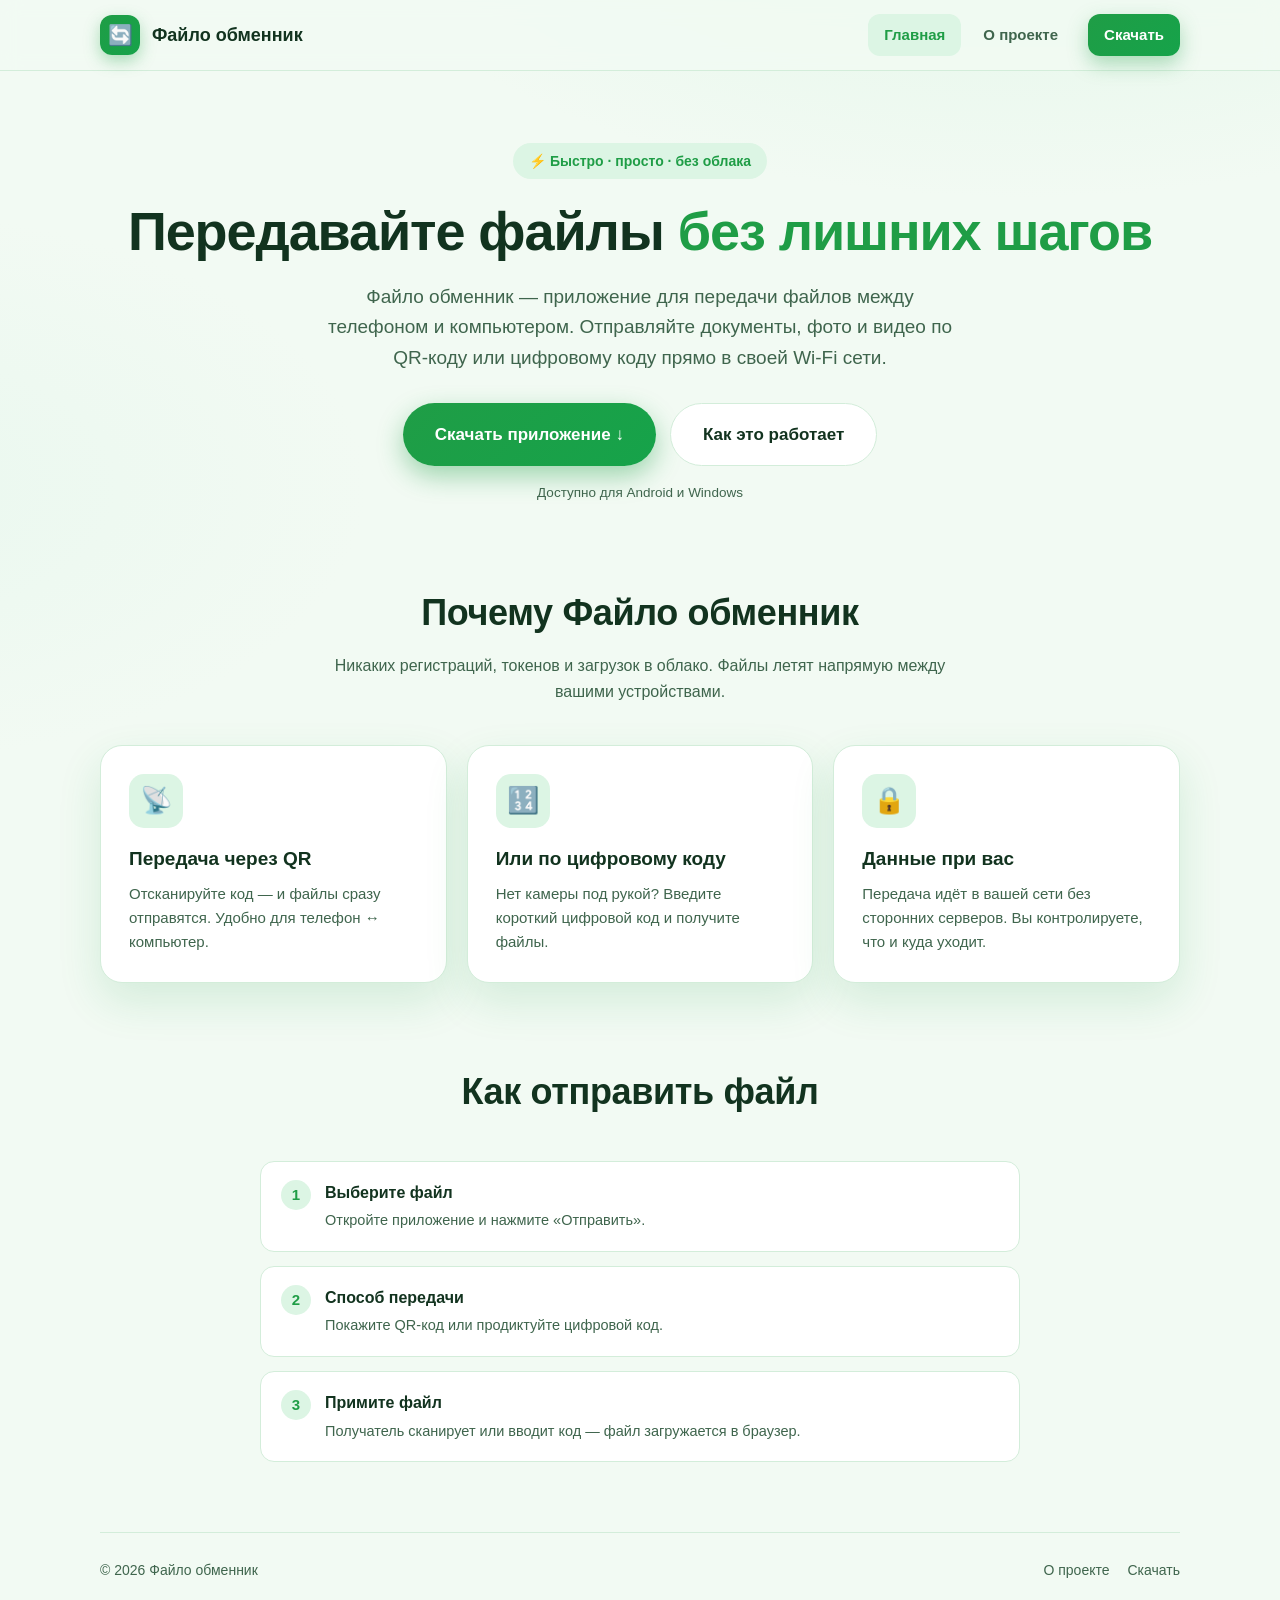
<file: docs/index.html>
<!DOCTYPE html>
<html lang="ru">
<head>
<meta charset="UTF-8">
<meta name="viewport" content="width=device-width, initial-scale=1">
<title>Файло обменник — быстрый обмен файлами между устройствами</title>
<meta name="description" content="Простое и быстрое приложение для обмена файлами между телефоном и компьютером через QR-код или цифровой код.">
<link rel="stylesheet" href="css/style.css">
<link rel="icon" href="favicon.svg" type="image/svg+xml">
</head>
<body>
<header class="site-header">
  <div class="container nav">
    <a class="brand" href="index.html"><span class="brand-mark">🔄</span> Файло обменник</a>
    <button class="nav-toggle" id="nav-toggle" aria-label="Открыть меню" aria-expanded="false">☰</button>
    <nav class="nav-links" id="nav-links">
      <a href="index.html" data-nav="home" class="active">Главная</a>
      <a href="about.html" data-nav="about">О проекте</a>
      <a href="download.html" data-nav="download" class="nav-cta">Скачать</a>
    </nav>
  </div>
</header>

<main>
  <section class="hero">
    <div class="container">
      <span class="hero-badge">⚡ Быстро · просто · без облака</span>
      <h1>Передавайте файлы <span class="accent">без лишних шагов</span></h1>
      <p class="lead">Файло обменник — приложение для передачи файлов между телефоном и компьютером.
        Отправляйте документы, фото и видео по QR-коду или цифровому коду прямо в своей Wi-Fi сети.</p>
      <div class="actions">
        <a href="download.html" class="btn btn-primary btn-lg">Скачать приложение ↓</a>
        <a href="about.html" class="btn btn-ghost btn-lg">Как это работает</a>
      </div>
      <div class="hero-note">Доступно для Android и Windows</div>
    </div>
  </section>

  <section class="section">
    <div class="container">
      <div class="section-head">
        <h2>Почему Файло обменник</h2>
        <p>Никаких регистраций, токенов и загрузок в облако. Файлы летят напрямую между вашими устройствами.</p>
      </div>
      <div class="grid grid-3">
        <div class="card">
          <div class="icon">📡</div>
          <h3>Передача через QR</h3>
          <p>Отсканируйте код — и файлы сразу отправятся. Удобно для телефон ↔ компьютер.</p>
        </div>
        <div class="card">
          <div class="icon">🔢</div>
          <h3>Или по цифровому коду</h3>
          <p>Нет камеры под рукой? Введите короткий цифровой код и получите файлы.</p>
        </div>
        <div class="card">
          <div class="icon">🔒</div>
          <h3>Данные при вас</h3>
          <p>Передача идёт в вашей сети без сторонних серверов. Вы контролируете, что и куда уходит.</p>
        </div>
      </div>
    </div>
  </section>

  <section class="section">
    <div class="container">
      <div class="section-head">
        <h2>Как отправить файл</h2>
      </div>
      <ul class="features" style="max-width:760px;margin:0 auto">
        <li><span class="dot">1</span><div><b>Выберите файл</b><span>Откройте приложение и нажмите «Отправить».</span></div></li>
        <li><span class="dot">2</span><div><b>Способ передачи</b><span>Покажите QR-код или продиктуйте цифровой код.</span></div></li>
        <li><span class="dot">3</span><div><b>Примите файл</b><span>Получатель сканирует или вводит код — файл загружается в браузер.</span></div></li>
      </ul>
    </div>
  </section>
</main>

<footer class="site-footer">
  <div class="container footer-inner">
    <span>© 2026 Файло обменник</span>
    <div class="footer-links">
      <a href="about.html">О проекте</a>
      <a href="download.html">Скачать</a>
    </div>
  </div>
</footer>

<script>
  var t = document.getElementById('nav-toggle');
  var l = document.getElementById('nav-links');
  if (t) { t.addEventListener('click', function(){
    var open = l.classList.toggle('open');
    t.setAttribute('aria-expanded', open ? 'true' : 'false');
  }); }
</script>
</body>
</html>
</file>
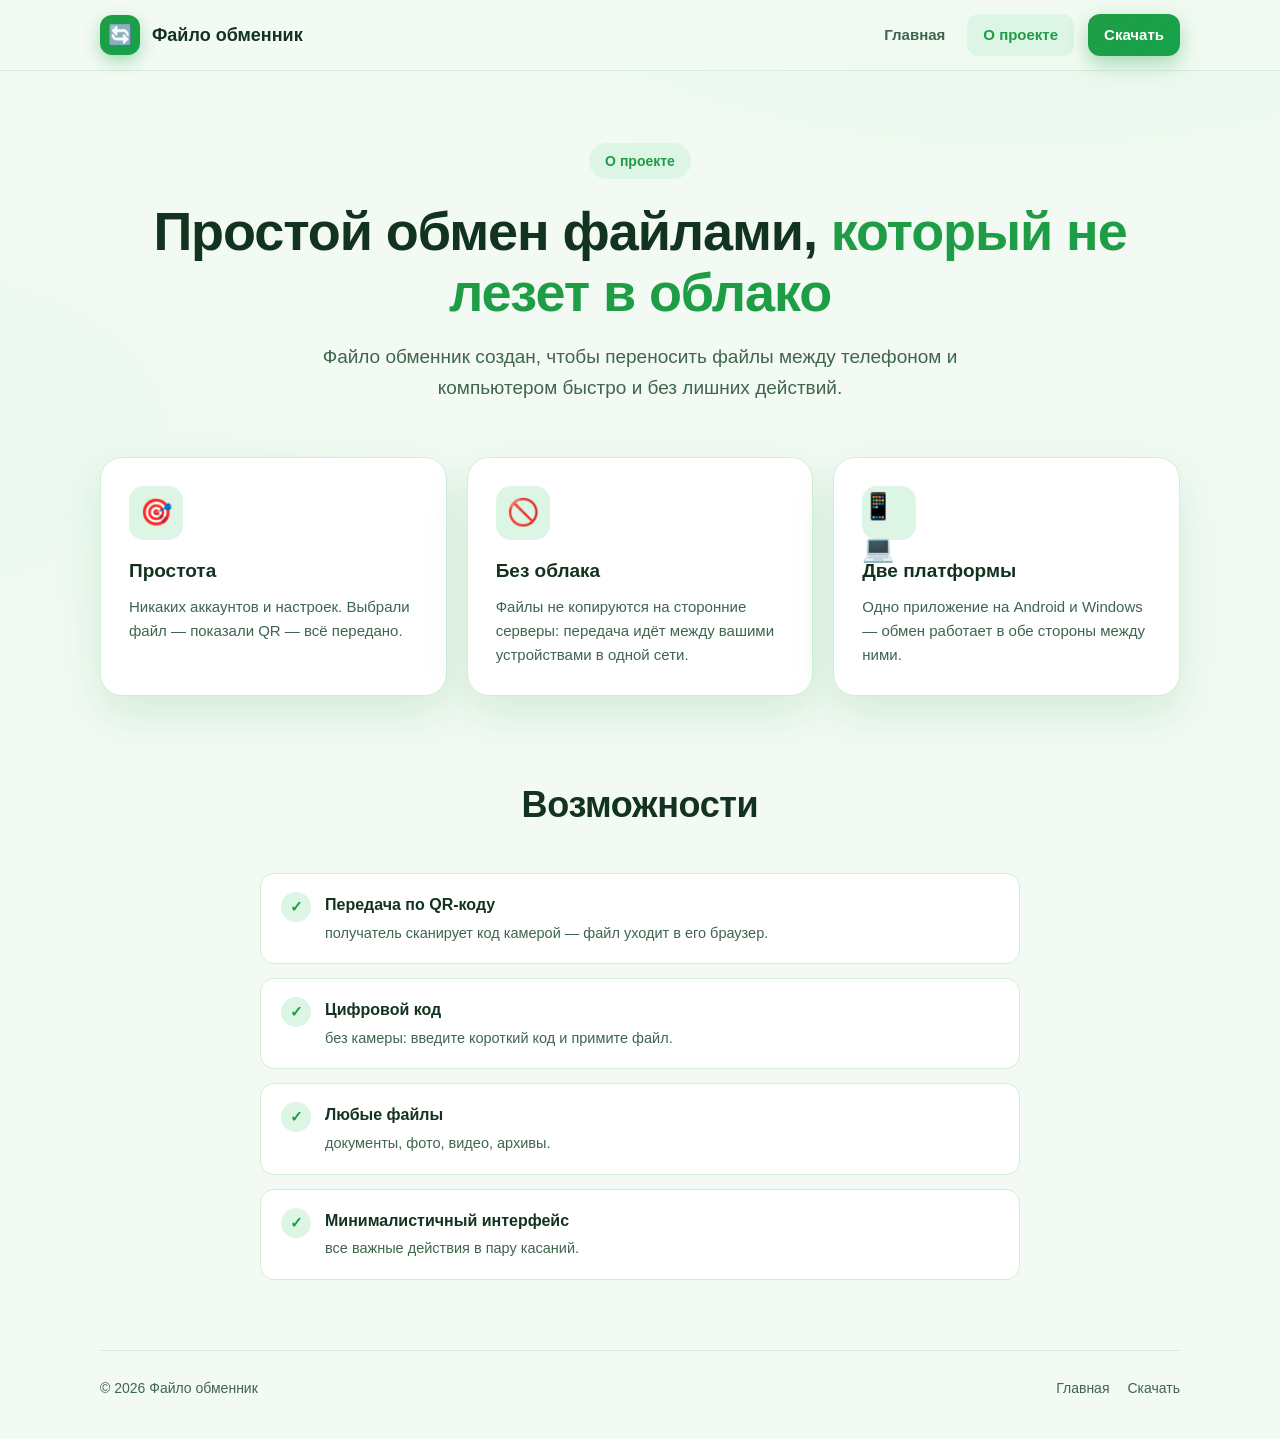
<file: docs/about.html>
<!DOCTYPE html>
<html lang="ru">
<head>
<meta charset="UTF-8">
<meta name="viewport" content="width=device-width, initial-scale=1">
<title>О проекте — Файло обменник</title>
<meta name="description" content="Что такое Файло обменник, как он работает и какие возможности предлагает.">
<link rel="stylesheet" href="css/style.css">
<link rel="icon" href="favicon.svg" type="image/svg+xml">
</head>
<body>
<header class="site-header">
  <div class="container nav">
    <a class="brand" href="index.html"><span class="brand-mark">🔄</span> Файло обменник</a>
    <button class="nav-toggle" id="nav-toggle" aria-label="Открыть меню" aria-expanded="false">☰</button>
    <nav class="nav-links" id="nav-links">
      <a href="index.html" data-nav="home">Главная</a>
      <a href="about.html" data-nav="about" class="active">О проекте</a>
      <a href="download.html" data-nav="download" class="nav-cta">Скачать</a>
    </nav>
  </div>
</header>

<main class="container">
  <section class="hero" style="padding-bottom:16px">
    <span class="hero-badge">О проекте</span>
    <h1>Простой обмен файлами, <span class="accent">который не лезет в облако</span></h1>
    <p class="lead">Файло обменник создан, чтобы переносить файлы между телефоном и компьютером быстро и без лишних действий.</p>
  </section>

  <section class="section" style="padding-top:8px">
    <div class="grid grid-3">
      <div class="card">
        <div class="icon">🎯</div>
        <h3>Простота</h3>
        <p>Никаких аккаунтов и настроек. Выбрали файл — показали QR — всё передано.</p>
      </div>
      <div class="card">
        <div class="icon">🚫</div>
        <h3>Без облака</h3>
        <p>Файлы не копируются на сторонние серверы: передача идёт между вашими устройствами в одной сети.</p>
      </div>
      <div class="card">
        <div class="icon">📱💻</div>
        <h3>Две платформы</h3>
        <p>Одно приложение на Android и Windows — обмен работает в обе стороны между ними.</p>
      </div>
    </div>
  </section>

  <section class="section">
    <div class="section-head">
      <h2>Возможности</h2>
    </div>
    <ul class="features" style="max-width:760px;margin:0 auto">
      <li><span class="dot">✓</span><div><b>Передача по QR-коду</b><span>получатель сканирует код камерой — файл уходит в его браузер.</span></div></li>
      <li><span class="dot">✓</span><div><b>Цифровой код</b><span>без камеры: введите короткий код и примите файл.</span></div></li>
      <li><span class="dot">✓</span><div><b>Любые файлы</b><span>документы, фото, видео, архивы.</span></div></li>
      <li><span class="dot">✓</span><div><b>Минималистичный интерфейс</b><span>все важные действия в пару касаний.</span></div></li>
    </ul>
  </section>
</main>

<footer class="site-footer">
  <div class="container footer-inner">
    <span>© 2026 Файло обменник</span>
    <div class="footer-links">
      <a href="index.html">Главная</a>
      <a href="download.html">Скачать</a>
    </div>
  </div>
</footer>

<script>
  var t = document.getElementById('nav-toggle');
  var l = document.getElementById('nav-links');
  if (t) { t.addEventListener('click', function(){
    var open = l.classList.toggle('open');
    t.setAttribute('aria-expanded', open ? 'true' : 'false');
  }); }
</script>
</body>
</html>
</file>
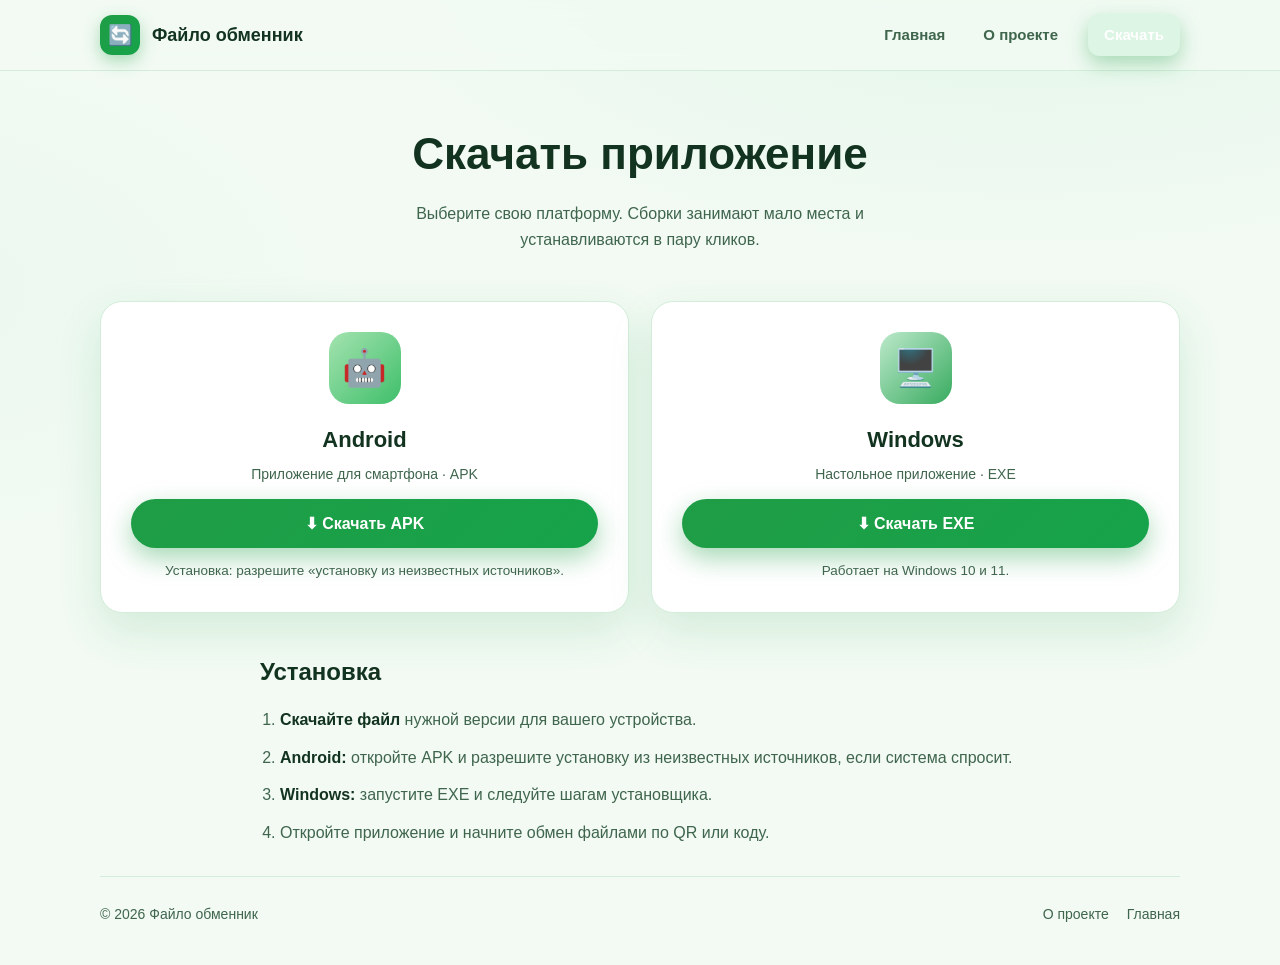
<file: docs/download.html>
<!DOCTYPE html>
<html lang="ru">
<head>
<meta charset="UTF-8">
<meta name="viewport" content="width=device-width, initial-scale=1">
<title>Скачать — Файло обменник</title>
<meta name="description" content="Скачайте приложение Файло обменник для Android (APK) или Windows (EXE).">
<link rel="stylesheet" href="css/style.css">
<link rel="icon" href="favicon.svg" type="image/svg+xml">
</head>
<body>
<header class="site-header">
  <div class="container nav">
    <a class="brand" href="index.html"><span class="brand-mark">🔄</span> Файло обменник</a>
    <button class="nav-toggle" id="nav-toggle" aria-label="Открыть меню" aria-expanded="false">☰</button>
    <nav class="nav-links" id="nav-links">
      <a href="index.html" data-nav="home">Главная</a>
      <a href="about.html" data-nav="about">О проекте</a>
      <a href="download.html" data-nav="download" class="active nav-cta">Скачать</a>
    </nav>
  </div>
</header>

<main class="container">
  <section class="download-hero">
    <h1>Скачать приложение</h1>
    <p>Выберите свою платформу. Сборки занимают мало места и устанавливаются в пару кликов.</p>
  </section>

  <div class="platforms">
    <div class="platform">
      <div class="os-icon android">🤖</div>
      <h3>Android</h3>
      <div class="os-sub">Приложение для смартфона · APK</div>
      <div class="dl"><button class="btn btn-primary" type="button" data-soon>⬇ Скачать APK</button></div>
      <p style="color:var(--muted);font-size:13.5px;margin-top:12px">Установка: разрешите «установку из неизвестных источников».</p>
    </div>
    <div class="platform">
      <div class="os-icon windows">🖥️</div>
      <h3>Windows</h3>
      <div class="os-sub">Настольное приложение · EXE</div>
      <div class="dl"><button class="btn btn-primary" type="button" data-soon>⬇ Скачать EXE</button></div>
      <p style="color:var(--muted);font-size:13.5px;margin-top:12px">Работает на Windows 10 и 11.</p>
    </div>
  </div>

  <div class="available-note" id="soon-note" style="display:none">
    <strong>⏳ Скоро.</strong> Сборки появятся здесь, как только выйдет стабильная версия для вашей платформы.
  </div>

  <section class="steps">
    <h2 style="font-size:24px;margin-bottom:16px">Установка</h2>
    <ol>
      <li><b>Скачайте файл</b> нужной версии для вашего устройства.</li>
      <li><b>Android:</b> откройте APK и разрешите установку из неизвестных источников, если система спросит.</li>
      <li><b>Windows:</b> запустите EXE и следуйте шагам установщика.</li>
      <li>Откройте приложение и начните обмен файлами по QR или коду.</li>
    </ol>
  </section>
</main>

<footer class="site-footer">
  <div class="container footer-inner">
    <span>© 2026 Файло обменник</span>
    <div class="footer-links">
      <a href="about.html">О проекте</a>
      <a href="index.html">Главная</a>
    </div>
  </div>
</footer>

<script>
  var t = document.getElementById('nav-toggle');
  var l = document.getElementById('nav-links');
  if (t) { t.addEventListener('click', function(){
    var open = l.classList.toggle('open');
    t.setAttribute('aria-expanded', open ? 'true' : 'false');
  }); }
  var soonBtns = document.querySelectorAll('[data-soon]');
  var soonNote = document.getElementById('soon-note');
  soonBtns.forEach(function(b){
    b.addEventListener('click', function(){
      if (soonNote) { soonNote.style.display = 'block'; soonNote.scrollIntoView({behavior:'smooth', block:'center'}); }
    });
  });
</script>
</body>
</html>
</file>
<file: docs/css/style.css>
:root {
  --bg: #f2faf3;
  --surface: #ffffff;
  --surface2: #e6f6ea;
  --ink: #12331f;
  --muted: #3f654d;
  --brand: #1f9d46;
  --brand2: #16a34a;
  --brand-soft: #dcf5e4;
  --border: #d3edda;
  --radius: 22px;
  --radius-sm: 14px;
  --shadow: 0 18px 44px rgba(31, 157, 70, 0.14);
  --font: "Segoe UI", -apple-system, BlinkMacSystemFont, Roboto, "Helvetica Neue", Arial, sans-serif;
}

* { margin: 0; padding: 0; box-sizing: border-box; }

html { scroll-behavior: smooth; }

body {
  font-family: var(--font);
  color: var(--ink);
  background:
    radial-gradient(1200px 600px at 80% -10%, #e0f6e7 0%, transparent 60%),
    radial-gradient(900px 500px at -10% 30%, #eaf8ef 0%, transparent 55%),
    var(--bg);
  line-height: 1.6;
  min-height: 100vh;
  display: flex;
  flex-direction: column;
}

.container { width: min(1080px, 92%); margin: 0 auto; }

img { max-width: 100%; display: block; }

a { color: var(--brand); }

::selection { background: var(--brand-soft); }

/* ---------- Header / nav ---------- */
.site-header { position: sticky; top: 0; z-index: 40; backdrop-filter: blur(10px);
  background: rgba(242, 250, 243, 0.82); border-bottom: 1px solid var(--border); }

.nav { display: flex; align-items: center; justify-content: space-between; gap: 16px; padding: 14px 0; }

.brand { display: flex; align-items: center; gap: 12px; text-decoration: none; color: var(--ink); font-weight: 700; font-size: 18px; }

.brand-mark { width: 40px; height: 40px; border-radius: 12px; background: linear-gradient(135deg, var(--brand), var(--brand2));
  display: grid; place-items: center; color: #fff; font-size: 20px; box-shadow: 0 6px 16px rgba(31, 157, 70, 0.35); }

.nav-links { display: flex; align-items: center; gap: 6px; }

.nav-links a { padding: 9px 16px; border-radius: 12px; text-decoration: none; color: var(--muted); font-weight: 600; font-size: 15px; transition: background .18s, color .18s; }

.nav-links a:hover { background: var(--surface2); color: var(--ink); }

.nav-links a.active { background: var(--brand-soft); color: var(--brand); }

.nav-cta {
  padding: 10px 20px; border-radius: 12px; background: linear-gradient(135deg, var(--brand), var(--brand2));
  color: #fff !important; font-weight: 700; box-shadow: 0 8px 20px rgba(31, 157, 70, 0.35); margin-left: 8px;
}
.nav-cta:hover { background: linear-gradient(135deg, var(--brand2), var(--brand)); color: #fff !important; }

/* hamburger (mobile) */
.nav-toggle { display: none; background: none; border: none; color: var(--ink); font-size: 24px; cursor: pointer; padding: 6px; }

/* ---------- Buttons ---------- */
.btn { display: inline-flex; align-items: center; justify-content: center; gap: 10px; text-decoration: none;
  border: none; cursor: pointer; border-radius: 999px; padding: 15px 26px; font-family: inherit;
  font-size: 16px; font-weight: 700; transition: transform .14s, box-shadow .2s, background .2s; }
.btn:active { transform: translateY(1px) scale(.99); }

.btn-primary { background: linear-gradient(135deg, var(--brand), var(--brand2)); color: #fff; box-shadow: 0 10px 26px rgba(31, 157, 70, 0.4); }
.btn-primary:hover { box-shadow: 0 14px 32px rgba(31, 157, 70, 0.5); }

.btn-ghost { background: var(--surface); color: var(--ink); border: 1.5px solid var(--border); }
.btn-ghost:hover { border-color: var(--brand); color: var(--brand); }

.btn-lg { padding: 17px 32px; font-size: 17px; }

/* ---------- Hero ---------- */
.hero { padding: 72px 0 40px; text-align: center; }
.hero-badge { display: inline-flex; align-items: center; gap: 8px; background: var(--brand-soft); color: var(--brand);
  border-radius: 999px; padding: 7px 16px; font-size: 14px; font-weight: 600; margin-bottom: 22px; }
.hero h1 { font-size: clamp(34px, 5.4vw, 54px); line-height: 1.12; letter-spacing: -0.02em; margin-bottom: 20px; }
.hero h1 .accent { color: var(--brand); }
.hero p.lead { font-size: clamp(16px, 2.4vw, 19px); color: var(--muted); max-width: 640px; margin: 0 auto 30px; }
.hero .actions { display: flex; flex-wrap: wrap; gap: 14px; justify-content: center; }
.hero-note { margin-top: 16px; font-size: 13.5px; color: var(--muted); }

/* ---------- Sections ---------- */
.section { padding: 40px 0; }
.section-head { text-align: center; max-width: 640px; margin: 0 auto 40px; }
.section-head h2 { font-size: clamp(26px, 4vw, 36px); letter-spacing: -0.01em; margin-bottom: 12px; }
.section-head p { color: var(--muted); font-size: 16px; }

/* cards */
.grid { display: grid; gap: 20px; }
.grid-3 { grid-template-columns: repeat(3, 1fr); }
.card { background: var(--surface); border: 1px solid var(--border); border-radius: var(--radius); padding: 28px; box-shadow: var(--shadow); }
.card .icon { width: 54px; height: 54px; border-radius: 15px; background: var(--brand-soft); color: var(--brand);
  display: grid; place-items: center; font-size: 26px; margin-bottom: 16px; }
.card h3 { font-size: 19px; margin-bottom: 8px; }
.card p { color: var(--muted); font-size: 15px; }

/* features list */
.features { display: grid; gap: 14px; }
.features li { list-style: none; display: flex; gap: 14px; align-items: flex-start; background: var(--surface);
  border: 1px solid var(--border); border-radius: var(--radius-sm); padding: 18px 20px; }
.features .dot { width: 30px; height: 30px; flex-shrink: 0; border-radius: 50%; background: var(--brand-soft);
  color: var(--brand); display: grid; place-items: center; font-weight: 700; font-size: 15px; }
.features b { display: block; margin-bottom: 2px; }
.features span { color: var(--muted); font-size: 14.5px; }

/* ---------- Footer ---------- */
.site-footer { margin-top: auto; padding: 30px 0 40px; }
.footer-inner { border-top: 1px solid var(--border); padding-top: 26px; display: flex; flex-wrap: wrap;
  gap: 16px; justify-content: space-between; align-items: center; color: var(--muted); font-size: 14px; }
.footer-inner a { color: var(--muted); text-decoration: none; }
.footer-inner a:hover { color: var(--brand); }
.footer-links { display: flex; gap: 18px; }

/* ---------- Download page ---------- */
.download-hero { text-align: center; padding: 48px 0 20px; }
.download-hero h1 { font-size: clamp(30px, 4.6vw, 44px); margin-bottom: 12px; }
.download-hero p { color: var(--muted); max-width: 560px; margin: 0 auto; font-size: 16px; }

.platforms { display: grid; grid-template-columns: repeat(2, 1fr); gap: 22px; margin-top: 28px; }
.platform { position: relative; background: var(--surface); border: 1px solid var(--border); border-radius: var(--radius);
  padding: 30px; text-align: center; box-shadow: var(--shadow); display: flex; flex-direction: column; }
.platform .os-icon { width: 72px; height: 72px; border-radius: 20px; margin: 0 auto 18px; font-size: 36px;
  display: grid; place-items: center; }
.platform .os-icon.android { background: linear-gradient(135deg, #a4e3b0, #3fbf6a); color: #0a3d1c; }
.platform .os-icon.windows { background: linear-gradient(135deg, #bde9cb, #38ab5f); color: #083a1a; }
.platform h3 { font-size: 22px; margin-bottom: 6px; }
.platform .os-sub { color: var(--muted); font-size: 14px; margin-bottom: 14px; }
.platform .file-name { font-family: ui-monospace, "Cascadia Mono", Consolas, monospace; font-size: 13px;
  color: var(--muted); background: var(--surface2); border-radius: 9px; padding: 7px 12px; display: inline-block; margin-bottom: 20px; }
.platform .dl { margin-top: auto; }
.platform .btn { width: 100%; }
.steps { max-width: 760px; margin: 40px auto 0; }
.steps ol { padding-left: 20px; display: grid; gap: 12px; color: var(--muted); }
.steps li b { color: var(--ink); }

.notes { margin: 32px auto 0; max-width: 760px; }
.notes .card { padding: 22px 24px; margin-bottom: 14px; }
.notes h4 { margin-bottom: 6px; color: var(--ink); }
.notes p { color: var(--muted); font-size: 14.5px; }

.available-note { background: #fff7e0; border: 1px solid #f3df9a; color: #7a5c18; border-radius: 14px;
  padding: 14px 18px; font-size: 14px; margin-top: 20px; }
.available-note code { background: rgba(0,0,0,.05); padding: 2px 6px; border-radius: 6px; }

/* ---------- Responsive ---------- */
@media (max-width: 820px) {
  .grid-3 { grid-template-columns: 1fr; }
  .hero { padding: 52px 0 30px; }
  .nav-toggle { display: block; }
  .nav-links { display: none; position: absolute; top: 70px; left: 4%; right: 4%; background: var(--surface);
    flex-direction: column; align-items: stretch; padding: 12px; border-radius: 16px; border: 1px solid var(--border);
    box-shadow: var(--shadow); }
  .nav-links.open { display: flex; }
  .nav-links a { padding: 13px 16px; }
  .nav-cta { margin-left: 0; text-align: center; }
}

@media (max-width: 560px) {
  .platforms { grid-template-columns: 1fr; }
  .hero .actions { flex-direction: column; }
  .hero .actions .btn { width: 100%; }
  .footer-inner { flex-direction: column; align-items: flex-start; }
}

@media (prefers-reduced-motion: reduce) {
  html { scroll-behavior: auto; }
  * { transition: none !important; }
}
</file>
